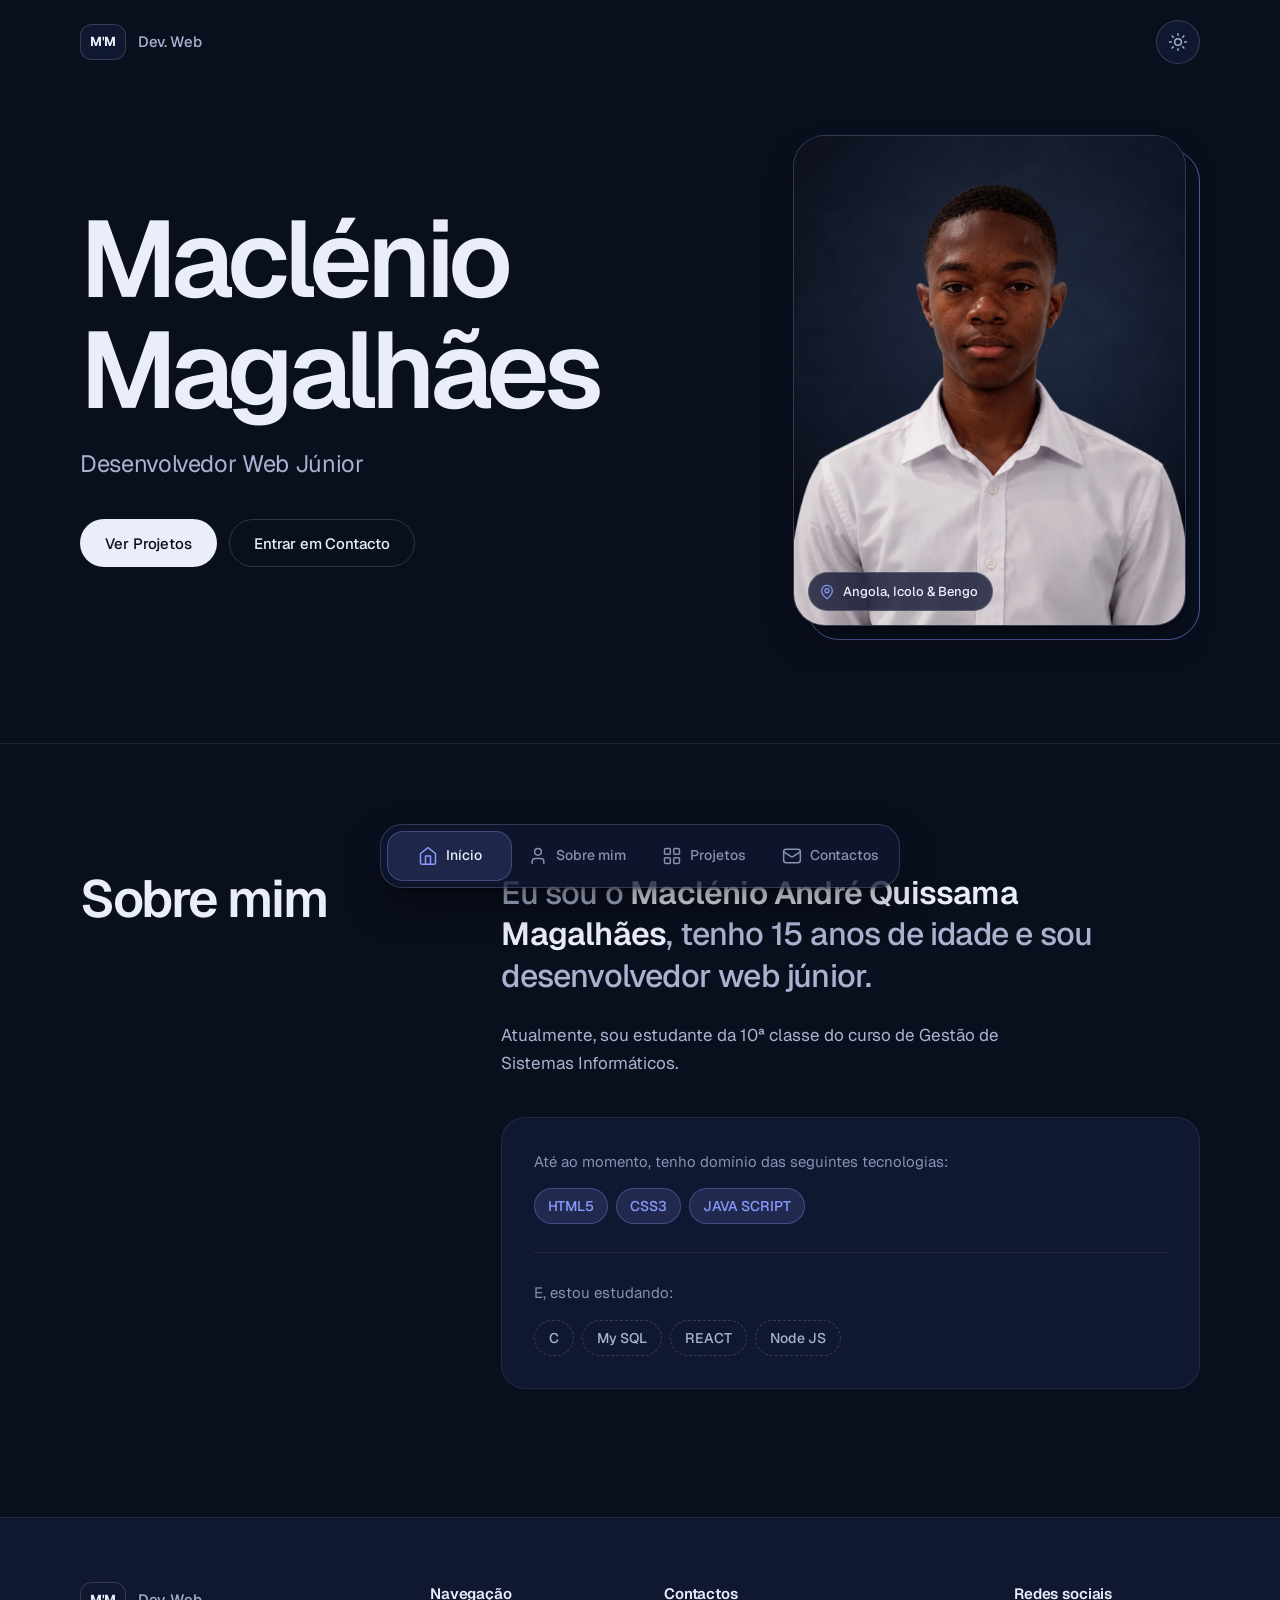
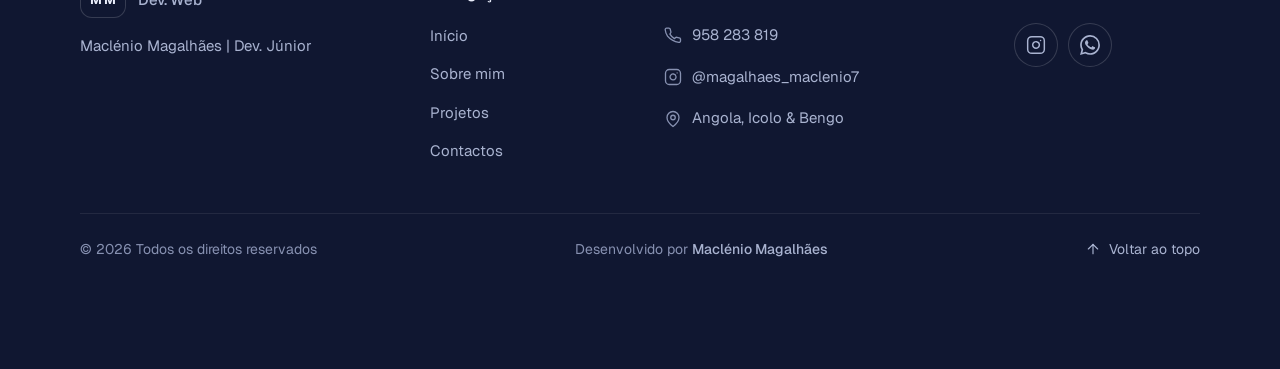
<file: index.html>
<!DOCTYPE html>
<html lang="pt-AO">
<head>
  <meta charset="UTF-8">
  <meta name="viewport" content="width=device-width, initial-scale=1, viewport-fit=cover">

  <title>Maclénio Magalhães | Dev. Júnior</title>
  <meta name="description" content="Portfólio de Maclénio Magalhães, desenvolvedor web júnior em Angola. Projetos em HTML, CSS e JavaScript.">
  <meta name="theme-color" content="#0A0F1E">
  <link rel="icon" href="data:image/svg+xml,%3Csvg xmlns='http://www.w3.org/2000/svg' viewBox='0 0 64 64'%3E%3Crect width='64' height='64' rx='16' fill='%230A0F1E'/%3E%3Ctext x='32' y='43' font-family='Arial,sans-serif' font-size='30' font-weight='700' text-anchor='middle' fill='%238A9BFF'%3EM%3C/text%3E%3C/svg%3E">

  <!-- Tipografia: Geist (com alternativas de sistema no CSS) -->
  <link rel="preconnect" href="https://fonts.googleapis.com">
  <link rel="preconnect" href="https://fonts.gstatic.com" crossorigin>
  <link rel="stylesheet" href="https://fonts.googleapis.com/css2?family=Geist:wght@400;500;600;700&amp;display=swap">

  <!-- Estilos e script partilhados por todas as páginas (o script no <head> aplica o tema sem "flash") -->
  <link rel="stylesheet" href="style.css">
  <script src="main.js"></script>
</head>

<body>
  <a class="skip-link" href="#conteudo">Saltar para o conteúdo</a>

  <!-- Barra superior: marca e botão de tema -->
  <header class="topbar container">
    <a class="brand" href="#Inicio">
      <span class="brand__mark">M'M</span>
      <span class="brand__name">Dev. Web</span>
    </a>
    <button class="icon-btn theme-toggle" type="button" data-tema-alternar hidden>
      <span class="icon icon--sun" aria-hidden="true"></span>
      <span class="icon icon--moon" aria-hidden="true"></span>
    </button>
  </header>

  <main id="conteudo" tabindex="-1">

    <!-- Início (herói) -->
    <section class="hero" id="Inicio" aria-labelledby="hero-titulo">
      <div class="container hero__grid">

        <div class="hero__text">
          <h1 class="hero__name" id="hero-titulo">
            <span class="line"><span>Maclénio</span></span>
            <span class="line"><span>Magalhães</span></span>
          </h1>
          <p class="hero__role">Desenvolvedor Web Júnior</p>
          <div class="hero__cta">
            <a href="projetos.html" class="btn btn--primary">Ver Projetos</a>
            <a href="contactos.html" class="btn btn--secondary">Entrar em Contacto</a>
          </div>
        </div>

        <!-- Fotografia pessoal: ficheiro img/Clenio.jpeg -->
        <figure class="portrait">
          <div class="portrait__frame">
            <img src="Clenio.jpeg" alt="Fotografia de Maclénio Magalhães" width="800" height="1000" fetchpriority="high" decoding="async">
            <div class="portrait__fallback" aria-hidden="true">
              <span class="portrait__monogram">M'M</span>
              <span class="portrait__hint">Adicione a fotografia em img/Clenio.jpeg</span>
            </div>
            <figcaption class="portrait__tag">
              <span class="icon icon--pin" aria-hidden="true"></span>Angola, Icolo &amp; Bengo
            </figcaption>
          </div>
        </figure>

      </div>
    </section>

    <!-- Sobre mim -->
    <section class="sobre" id="Sobre" aria-labelledby="sobre-titulo">
      <div class="container sobre__grid">
        <h2 class="section-title sobre__title" id="sobre-titulo">Sobre mim</h2>

        <div class="sobre__body" data-revelar>
          <p class="sobre__lead">Eu sou o <strong>Maclénio André Quissama Magalhães</strong>, tenho 15 anos de idade e sou desenvolvedor web júnior.</p>
          <p class="sobre__text">Atualmente, sou estudante da 10ª classe do curso de Gestão de Sistemas Informáticos.</p>

          <!-- Tecnologias: preenchido = domínio; tracejado = em estudo -->
          <div class="stack">
            <div class="stack__group">
              <p class="stack__label" id="stack-dominio">Até ao momento, tenho domínio das seguintes tecnologias:</p>
              <ul class="chips" aria-labelledby="stack-dominio">
                <li class="chip chip--dominio">HTML5</li>
                <li class="chip chip--dominio">CSS3</li>
                <li class="chip chip--dominio">JAVA SCRIPT</li>
              </ul>
            </div>
            <div class="stack__group">
              <p class="stack__label" id="stack-estudo">E, estou estudando:</p>
              <ul class="chips" aria-labelledby="stack-estudo">
                <li class="chip chip--estudo">C</li>
                <li class="chip chip--estudo">My SQL</li>
                <li class="chip chip--estudo">REACT</li>
                <li class="chip chip--estudo">Node JS</li>
              </ul>
            </div>
          </div>
        </div>
      </div>
    </section>
  </main>

  <!-- Footer -->
  <footer class="footer">
    <div class="container">
      <div class="footer__grid">

        <!-- Marca -->
        <div class="footer__brand">
          <a class="brand" href="#Inicio">
            <span class="brand__mark">M'M</span>
            <span class="brand__name">Dev. Web</span>
          </a>
          <p class="footer__tagline">Maclénio Magalhães | Dev. Júnior</p>
        </div>

        <!-- Navegação -->
        <nav class="footer__col" aria-label="Navegação do rodapé">
          <h2 class="footer__title">Navegação</h2>
          <ul class="footer__list">
            <li><a href="#Inicio">Início</a></li>
            <li><a href="#Sobre">Sobre mim</a></li>
            <li><a href="projetos.html">Projetos</a></li>
            <li><a href="contactos.html">Contactos</a></li>
          </ul>
        </nav>

        <!-- Contactos -->
        <div class="footer__col">
          <h2 class="footer__title">Contactos</h2>
          <ul class="footer__list">
            <li><a href="tel:+244958283819"><span class="icon icon--phone" aria-hidden="true"></span>958 283 819</a></li>
            <li><a href="https://www.instagram.com/magalhaes_maclenio7/" target="_blank" rel="noopener noreferrer"><span class="icon icon--instagram" aria-hidden="true"></span>@magalhaes_maclenio7</a></li>
            <li><span class="footer__item"><span class="icon icon--pin" aria-hidden="true"></span>Angola, Icolo &amp; Bengo</span></li>
          </ul>
        </div>

        <!-- Redes sociais -->
        <div class="footer__col">
          <h2 class="footer__title">Redes sociais</h2>
          <ul class="social">
            <li><a class="icon-btn" href="https://www.instagram.com/magalhaes_maclenio7/" target="_blank" rel="noopener noreferrer" aria-label="Instagram (abre num novo separador)"><span class="icon icon--instagram" aria-hidden="true"></span></a></li>
            <li><a class="icon-btn" href="https://wa.me/244958283819" target="_blank" rel="noopener noreferrer" aria-label="WhatsApp (abre num novo separador)"><span class="icon icon--whatsapp" aria-hidden="true"></span></a></li>
          </ul>
        </div>
      </div>

      <!-- Direitos de autor -->
      <div class="footer__bottom">
        <p class="footer__copy">© <span data-ano>2026</span> Todos os direitos reservados</p>
        <p>Desenvolvido por <strong>Maclénio Magalhães</strong></p>
        <a class="footer__top" href="#Inicio"><span class="icon icon--arrow-up" aria-hidden="true"></span>Voltar ao topo</a>
      </div>
    </div>
  </footer>

  <!-- Navegação inferior fixa -->
  <nav class="dock" aria-label="Navegação principal">
    <div class="dock__track">
      <a class="dock__item" href="#Inicio" aria-current="location"><span class="icon icon--home" aria-hidden="true"></span><span>Início</span></a>
      <a class="dock__item" href="#Sobre"><span class="icon icon--user" aria-hidden="true"></span><span>Sobre mim</span></a>
      <a class="dock__item" href="projetos.html"><span class="icon icon--grid" aria-hidden="true"></span><span>Projetos</span></a>
      <a class="dock__item" href="contactos.html"><span class="icon icon--mail" aria-hidden="true"></span><span>Contactos</span></a>
    </div>
  </nav>

</body>
</html>
</file>
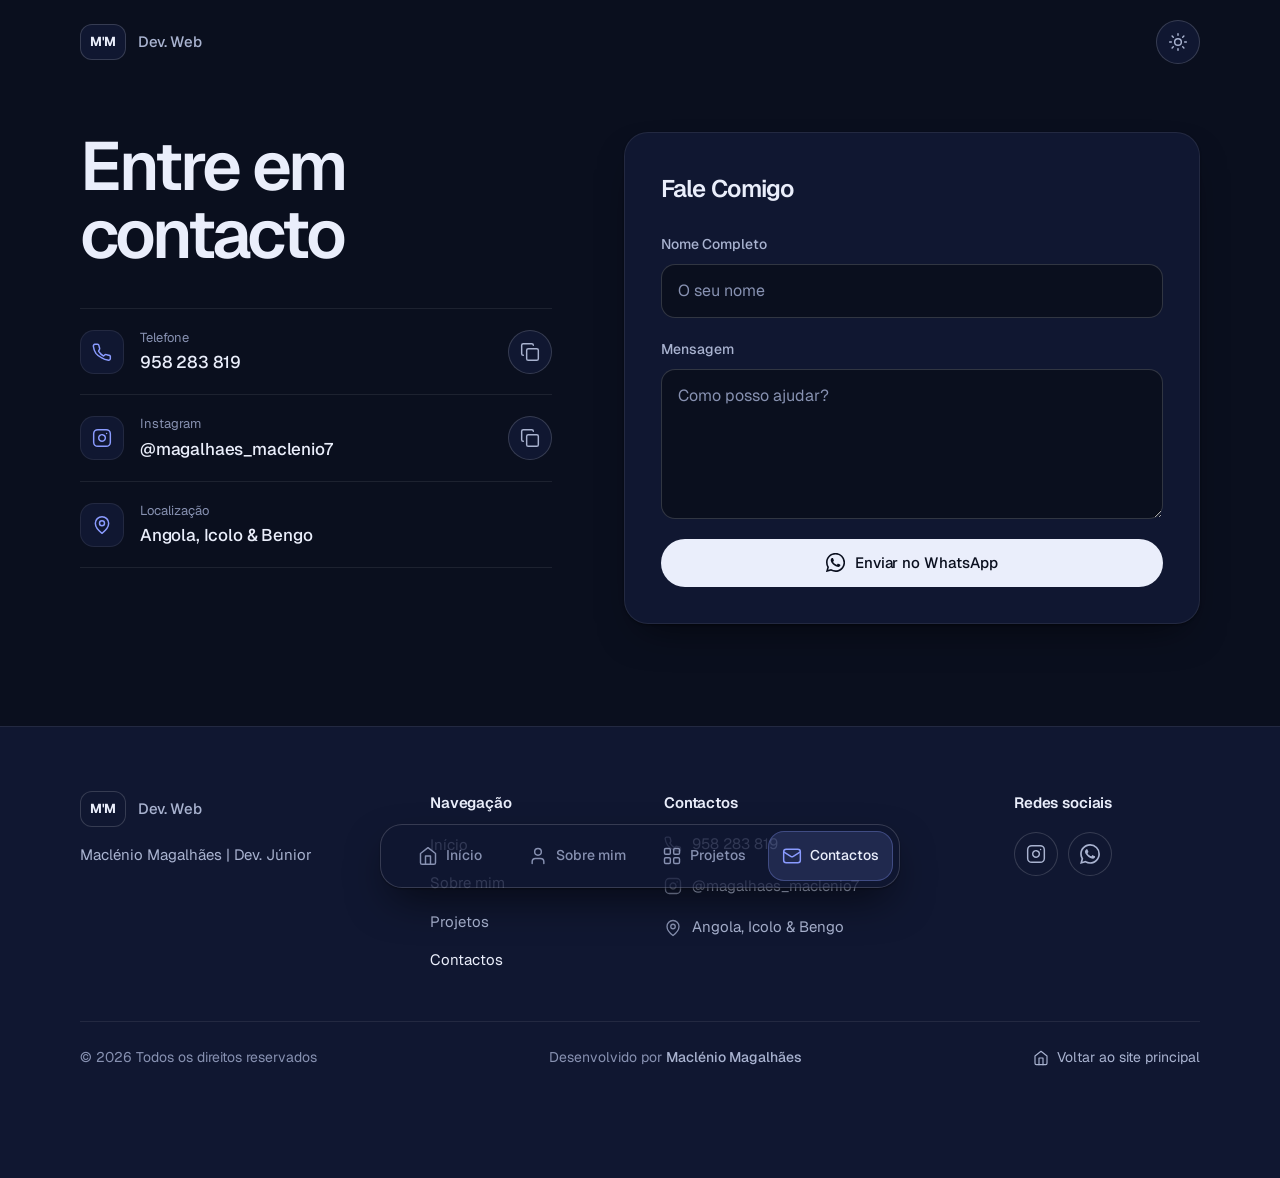
<file: contactos.html>
<!DOCTYPE html>
<html lang="pt-AO">
<head>
  <meta charset="UTF-8">
  <meta name="viewport" content="width=device-width, initial-scale=1, viewport-fit=cover">

  <title>Entre em contacto | M'M</title>
  <meta name="description" content="Contacte Maclénio Magalhães por telefone, Instagram ou WhatsApp.">
  <meta name="theme-color" content="#0A0F1E">
  <link rel="icon" href="data:image/svg+xml,%3Csvg xmlns='http://www.w3.org/2000/svg' viewBox='0 0 64 64'%3E%3Crect width='64' height='64' rx='16' fill='%230A0F1E'/%3E%3Ctext x='32' y='43' font-family='Arial,sans-serif' font-size='30' font-weight='700' text-anchor='middle' fill='%238A9BFF'%3EM%3C/text%3E%3C/svg%3E">

  <!-- Tipografia: Geist (com alternativas de sistema no CSS) -->
  <link rel="preconnect" href="https://fonts.googleapis.com">
  <link rel="preconnect" href="https://fonts.gstatic.com" crossorigin>
  <link rel="stylesheet" href="https://fonts.googleapis.com/css2?family=Geist:wght@400;500;600;700&amp;display=swap">

  <!-- Estilos e script partilhados por todas as páginas (o script no <head> aplica o tema sem "flash") -->
  <link rel="stylesheet" href="../style.css">
  <script src="../main.js"></script>
</head>

<body>
  <a class="skip-link" href="#conteudo">Saltar para o conteúdo</a>

  <!-- Barra superior: marca e botão de tema -->
  <header class="topbar container">
    <a class="brand" href="index.html#Inicio">
      <span class="brand__mark">M'M</span>
      <span class="brand__name">Dev. Web</span>
    </a>
    <button class="icon-btn theme-toggle" type="button" data-tema-alternar hidden>
      <span class="icon icon--sun" aria-hidden="true"></span>
      <span class="icon icon--moon" aria-hidden="true"></span>
    </button>
  </header>

  <main id="conteudo" tabindex="-1">

    <section class="contacto container" id="contacto" aria-labelledby="contacto-titulo">
      <div class="contacto__grid">

        <!-- Informações de contacto -->
        <div class="contacto__info">
          <h1 class="page-title" id="contacto-titulo">Entre em contacto</h1>

          <ul class="contact-list">
            <li class="contact-item">
              <span class="contact-item__icon"><span class="icon icon--phone" aria-hidden="true"></span></span>
              <div>
                <span class="contact-item__label">Telefone</span>
                <a class="contact-item__value" href="tel:+244958283819">958 283 819</a>
              </div>
              <button class="icon-btn" type="button" data-copiar="958 283 819" data-copiar-msg="Número copiado" aria-label="Copiar número de telefone">
                <span class="icon icon--copy" aria-hidden="true"></span>
              </button>
            </li>
            <li class="contact-item">
              <span class="contact-item__icon"><span class="icon icon--instagram" aria-hidden="true"></span></span>
              <div>
                <span class="contact-item__label">Instagram</span>
                <a class="contact-item__value" href="https://www.instagram.com/magalhaes_maclenio7/" target="_blank" rel="noopener noreferrer">@magalhaes_maclenio7<span class="sr-only"> (abre num novo separador)</span></a>
              </div>
              <button class="icon-btn" type="button" data-copiar="@magalhaes_maclenio7" data-copiar-msg="Utilizador copiado" aria-label="Copiar utilizador do Instagram">
                <span class="icon icon--copy" aria-hidden="true"></span>
              </button>
            </li>
            <li class="contact-item">
              <span class="contact-item__icon"><span class="icon icon--pin" aria-hidden="true"></span></span>
              <div>
                <span class="contact-item__label">Localização</span>
                <span class="contact-item__value">Angola, Icolo &amp; Bengo</span>
              </div>
            </li>
          </ul>
        </div>

        <!-- Formulário: envia a mensagem para o WhatsApp -->
        <div class="contacto-form-col">
          <form class="form-card" id="contacto-form" novalidate>
            <h2 class="form-card__title">Fale Comigo</h2>

            <div class="field">
              <label for="nome">Nome Completo</label>
              <input type="text" id="nome" name="nome" placeholder="O seu nome" autocomplete="name" aria-describedby="nome-erro" required>
              <p class="field__error" id="nome-erro"></p>
            </div>

            <div class="field">
              <label for="mensagem">Mensagem</label>
              <textarea id="mensagem" name="mensagem" rows="5" placeholder="Como posso ajudar?" aria-describedby="mensagem-erro" required></textarea>
              <p class="field__error" id="mensagem-erro"></p>
            </div>

            <button class="btn btn--primary btn--block" type="submit" id="btn-whatsapp">
              <span class="icon icon--whatsapp" aria-hidden="true"></span>
              Enviar no WhatsApp
            </button>
            <p class="form-feedback" id="form-feedback" role="status" aria-live="polite"></p>
          </form>
        </div>

      </div>
    </section>
  </main>

  <!-- Footer -->
  <footer class="footer">
    <div class="container">
      <div class="footer__grid">

        <!-- Marca -->
        <div class="footer__brand">
          <a class="brand" href="index.html#Inicio">
            <span class="brand__mark">M'M</span>
            <span class="brand__name">Dev. Web</span>
          </a>
          <p class="footer__tagline">Maclénio Magalhães | Dev. Júnior</p>
        </div>

        <!-- Navegação -->
        <nav class="footer__col" aria-label="Navegação do rodapé">
          <h2 class="footer__title">Navegação</h2>
          <ul class="footer__list">
            <li><a href="index.html#Inicio">Início</a></li>
            <li><a href="index.html#Sobre">Sobre mim</a></li>
            <li><a href="projetos.html">Projetos</a></li>
            <li><a href="contactos.html" aria-current="page">Contactos</a></li>
          </ul>
        </nav>

        <!-- Contactos -->
        <div class="footer__col">
          <h2 class="footer__title">Contactos</h2>
          <ul class="footer__list">
            <li><a href="tel:+244958283819"><span class="icon icon--phone" aria-hidden="true"></span>958 283 819</a></li>
            <li><a href="https://www.instagram.com/magalhaes_maclenio7/" target="_blank" rel="noopener noreferrer"><span class="icon icon--instagram" aria-hidden="true"></span>@magalhaes_maclenio7</a></li>
            <li><span class="footer__item"><span class="icon icon--pin" aria-hidden="true"></span>Angola, Icolo &amp; Bengo</span></li>
          </ul>
        </div>

        <!-- Redes sociais -->
        <div class="footer__col">
          <h2 class="footer__title">Redes sociais</h2>
          <ul class="social">
            <li><a class="icon-btn" href="https://www.instagram.com/magalhaes_maclenio7/" target="_blank" rel="noopener noreferrer" aria-label="Instagram (abre num novo separador)"><span class="icon icon--instagram" aria-hidden="true"></span></a></li>
            <li><a class="icon-btn" href="https://wa.me/244958283819" target="_blank" rel="noopener noreferrer" aria-label="WhatsApp (abre num novo separador)"><span class="icon icon--whatsapp" aria-hidden="true"></span></a></li>
          </ul>
        </div>
      </div>

      <!-- Direitos de autor -->
      <div class="footer__bottom">
        <p class="footer__copy">© <span data-ano>2026</span> Todos os direitos reservados</p>
        <p>Desenvolvido por <strong>Maclénio Magalhães</strong></p>
        <a class="footer__top" href="../index.html#Inicio"><span class="icon icon--home" aria-hidden="true"></span>Voltar ao site principal</a>
      </div>
    </div>
  </footer>

  <!-- Navegação inferior fixa -->
  <nav class="dock" aria-label="Navegação principal">
    <div class="dock__track">
      <a class="dock__item" href="../index.html#Inicio"><span class="icon icon--home" aria-hidden="true"></span><span>Início</span></a>
      <a class="dock__item" href="../index.html#Sobre"><span class="icon icon--user" aria-hidden="true"></span><span>Sobre mim</span></a>
      <a class="dock__item" href="projetos.html"><span class="icon icon--grid" aria-hidden="true"></span><span>Projetos</span></a>
      <a class="dock__item" href="contactos.html" aria-current="page"><span class="icon icon--mail" aria-hidden="true"></span><span>Contactos</span></a>
    </div>
  </nav>

</body>
</html>
</file>
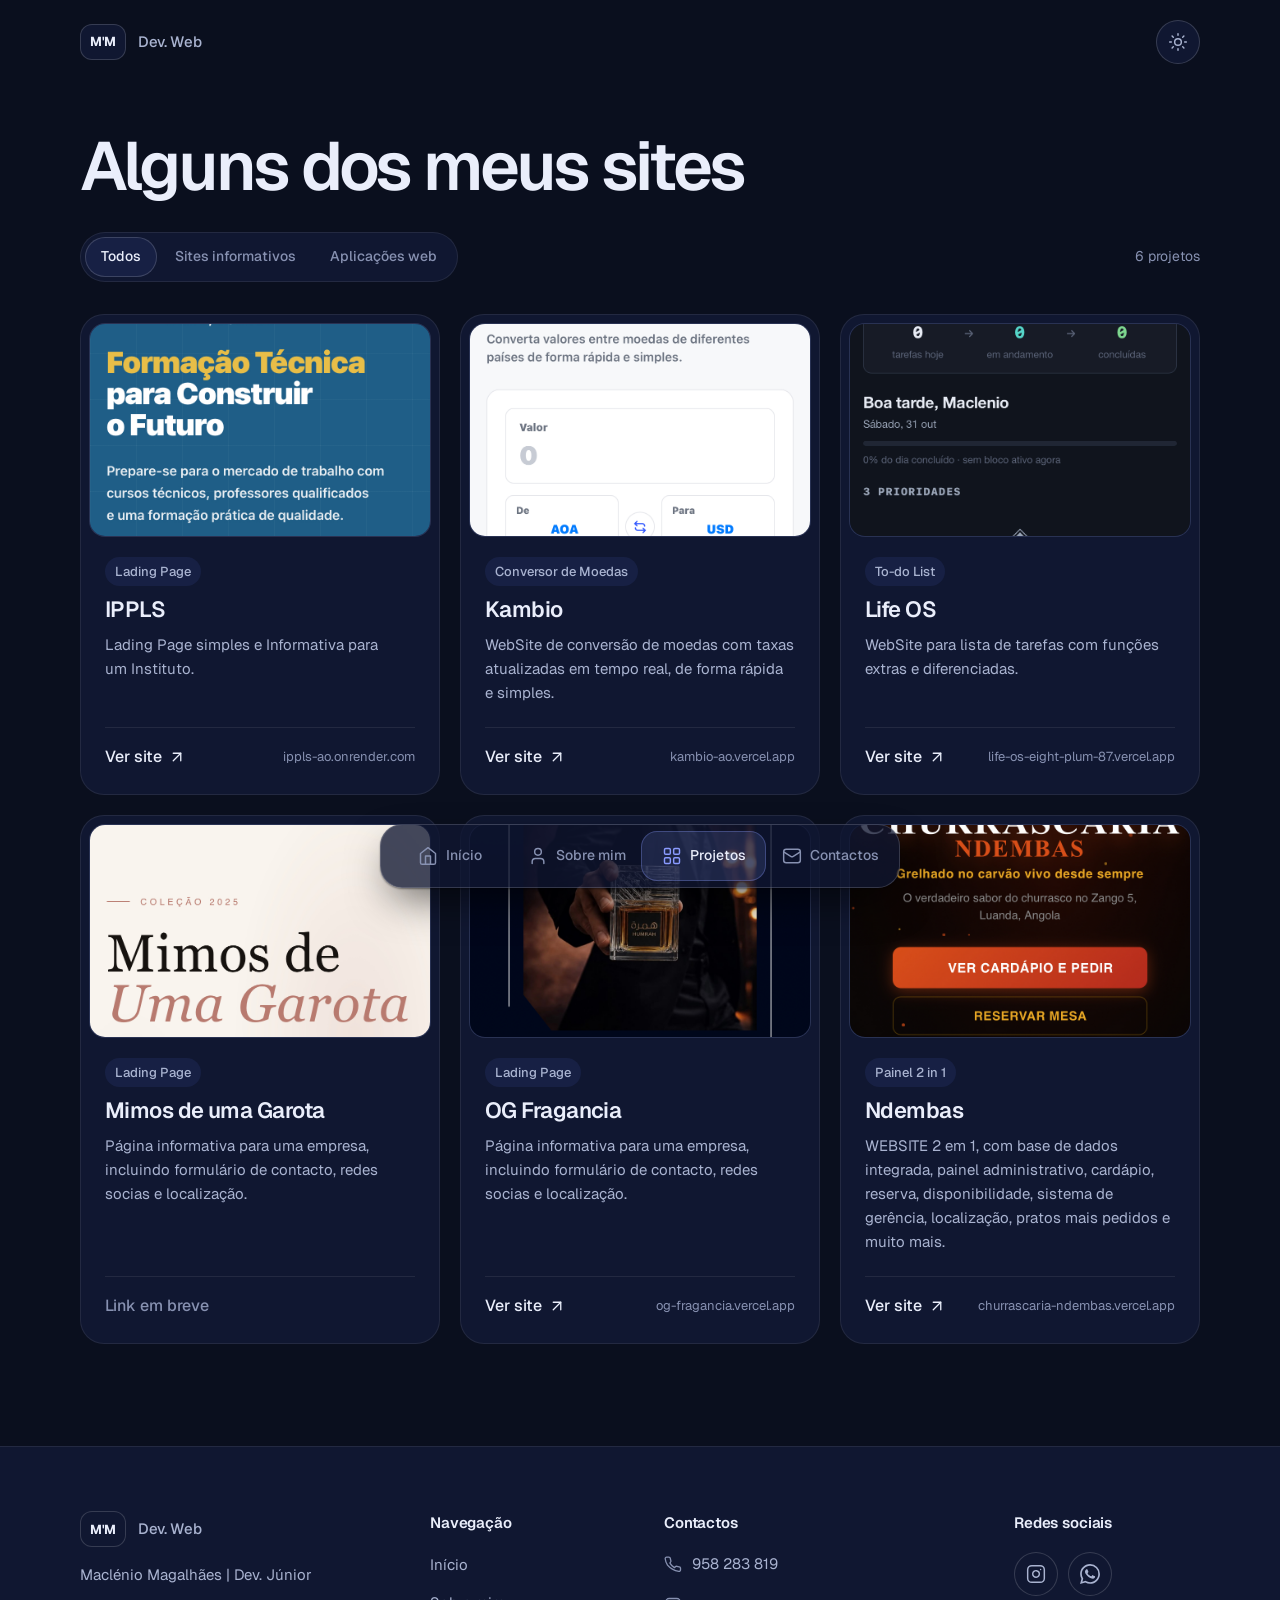
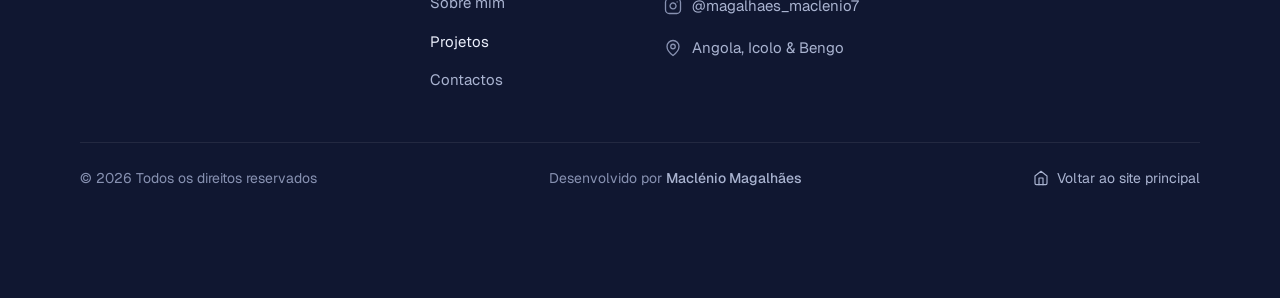
<file: projetos.html>
<!DOCTYPE html>
<html lang="pt-AO">
<head>
  <meta charset="UTF-8">
  <meta name="viewport" content="width=device-width, initial-scale=1, viewport-fit=cover">

  <title>Projetos - M'M</title>
  <meta name="description" content="Projetos de Maclénio Magalhães: landing pages, aplicações web e painéis administrativos.">
  <meta name="theme-color" content="#0A0F1E">
  <link rel="icon" href="data:image/svg+xml,%3Csvg xmlns='http://www.w3.org/2000/svg' viewBox='0 0 64 64'%3E%3Crect width='64' height='64' rx='16' fill='%230A0F1E'/%3E%3Ctext x='32' y='43' font-family='Arial,sans-serif' font-size='30' font-weight='700' text-anchor='middle' fill='%238A9BFF'%3EM%3C/text%3E%3C/svg%3E">

  <!-- Tipografia: Geist (com alternativas de sistema no CSS) -->
  <link rel="preconnect" href="https://fonts.googleapis.com">
  <link rel="preconnect" href="https://fonts.gstatic.com" crossorigin>
  <link rel="stylesheet" href="https://fonts.googleapis.com/css2?family=Geist:wght@400;500;600;700&amp;display=swap">

  <!-- Estilos e script partilhados por todas as páginas (o script no <head> aplica o tema sem "flash") -->
  <link rel="stylesheet" href="../style.css">
  <script src="main.js"></script>
</head>

<body>
  <a class="skip-link" href="#conteudo">Saltar para o conteúdo</a>

  <!-- Barra superior: marca e botão de tema -->
  <header class="topbar container">
    <a class="brand" href="index.html#Inicio">
      <span class="brand__mark">M'M</span>
      <span class="brand__name">Dev. Web</span>
    </a>
    <button class="icon-btn theme-toggle" type="button" data-tema-alternar hidden>
      <span class="icon icon--sun" aria-hidden="true"></span>
      <span class="icon icon--moon" aria-hidden="true"></span>
    </button>
  </header>

  <main id="conteudo" tabindex="-1">

    <!-- Cabeçalho da página e filtro -->
    <section class="page-head container" aria-labelledby="projetos-titulo">
      <h1 class="page-title" id="projetos-titulo">Alguns dos meus sites</h1>

      <div class="filters">
        <!-- Filtro por categoria (aparece quando o JavaScript está ativo) -->
        <div class="segmented" role="group" aria-label="Filtrar projetos" data-filtros hidden>
          <button class="segmented__btn" type="button" data-filtro="todos" aria-pressed="true">Todos</button>
          <button class="segmented__btn" type="button" data-filtro="informativo" aria-pressed="false">Sites informativos</button>
          <button class="segmented__btn" type="button" data-filtro="aplicacao" aria-pressed="false">Aplicações web</button>
        </div>
        <p class="filters__count" data-contador aria-live="polite">6 projetos</p>
      </div>
    </section>

    <!-- Projetos -->
    <section class="projetos container" id="Projetos" aria-label="Lista de projetos">
      <div class="cards" data-projetos>

        <article class="card" data-categoria="informativo" data-revelar>
          <div class="card__media">
            <img src="ippls.jpeg" alt="Website do IPPLS." width="800" height="500" loading="lazy" decoding="async">
          </div>
          <div class="card__body">
            <p class="card__tag">Lading Page</p>
            <h2 class="card__title">IPPLS</h2>
            <p class="card__text">Lading Page simples e Informativa para um Instituto.</p>
            <div class="card__foot">
            <a class="card__link" href="https://ippls-ao.onrender.com/" target="_blank" rel="noopener noreferrer">Ver site<span class="icon icon--external" aria-hidden="true"></span><span class="sr-only"> de IPPLS (abre num novo separador)</span></a>
            <span class="card__host">ippls-ao.onrender.com</span>
            </div>
          </div>
        </article>

        <article class="card" data-categoria="aplicacao" data-revelar>
          <div class="card__media">
            <img src="kambio.jpeg" alt="Site Kambio" width="800" height="500" loading="lazy" decoding="async">
          </div>
          <div class="card__body">
            <p class="card__tag">Conversor de Moedas</p>
            <h2 class="card__title">Kambio</h2>
            <p class="card__text">WebSite de conversão de moedas com taxas atualizadas em tempo real, de forma rápida e simples.</p>
            <div class="card__foot">
            <a class="card__link" href="https://kambio-ao.vercel.app/" target="_blank" rel="noopener noreferrer">Ver site<span class="icon icon--external" aria-hidden="true"></span><span class="sr-only"> de Kambio (abre num novo separador)</span></a>
            <span class="card__host">kambio-ao.vercel.app</span>
            </div>
          </div>
        </article>

        <article class="card" data-categoria="aplicacao" data-revelar>
          <div class="card__media">
            <img src="lifeos.jpeg" alt="Life OS" width="800" height="500" loading="lazy" decoding="async">
          </div>
          <div class="card__body">
            <p class="card__tag">To-do List</p>
            <h2 class="card__title">Life OS</h2>
            <p class="card__text">WebSite para lista de tarefas com funções extras e diferenciadas.</p>
            <div class="card__foot">
            <a class="card__link" href="https://life-os-eight-plum-87.vercel.app/" target="_blank" rel="noopener noreferrer">Ver site<span class="icon icon--external" aria-hidden="true"></span><span class="sr-only"> de Life OS (abre num novo separador)</span></a>
            <span class="card__host">life-os-eight-plum-87.vercel.app</span>
            </div>
          </div>
        </article>

        <article class="card" data-categoria="informativo" data-revelar>
          <div class="card__media">
            <img src="mimos.jpeg" alt="Site Mimos de uma Garota" width="800" height="500" loading="lazy" decoding="async">
          </div>
          <div class="card__body">
            <p class="card__tag">Lading Page</p>
            <h2 class="card__title">Mimos de uma Garota</h2>
            <p class="card__text">Página informativa para uma empresa, incluindo formulário de contacto, redes socias e localização.</p>
            <div class="card__foot">
            <!-- Acrescentar o link do site: trocar este <span> por
                 <a class="card__link" href="URL" target="_blank" rel="noopener noreferrer">Ver site</a> -->
            <span class="card__link card__link--off">Link em breve</span>
            </div>
          </div>
        </article>

        <article class="card" data-categoria="informativo" data-revelar>
          <div class="card__media">
            <img src="ogfragancia.jpeg" alt="Site OG Fragancia" width="800" height="500" loading="lazy" decoding="async">
          </div>
          <div class="card__body">
            <p class="card__tag">Lading Page</p>
            <h2 class="card__title">OG Fragancia</h2>
            <p class="card__text">Página informativa para uma empresa, incluindo formulário de contacto, redes socias e localização.</p>
            <div class="card__foot">
            <a class="card__link" href="https://og-fragancia.vercel.app" target="_blank" rel="noopener noreferrer">Ver site<span class="icon icon--external" aria-hidden="true"></span><span class="sr-only"> de OG Fragancia (abre num novo separador)</span></a>
            <span class="card__host">og-fragancia.vercel.app</span>
            </div>
          </div>
        </article>

        <article class="card" data-categoria="aplicacao" data-revelar>
          <div class="card__media">
            <img src="ndembas.jpeg" alt="Site Ndembas" width="800" height="500" loading="lazy" decoding="async">
          </div>
          <div class="card__body">
            <p class="card__tag">Painel 2 in 1</p>
            <h2 class="card__title">Ndembas</h2>
            <p class="card__text">WEBSITE 2 em 1, com base de dados integrada, painel administrativo, cardápio, reserva, disponibilidade, sistema de gerência, localização, pratos mais pedidos e muito mais.</p>
            <div class="card__foot">
            <a class="card__link" href="https://churrascaria-ndembas.vercel.app" target="_blank" rel="noopener noreferrer">Ver site<span class="icon icon--external" aria-hidden="true"></span><span class="sr-only"> de Ndembas (abre num novo separador)</span></a>
            <span class="card__host">churrascaria-ndembas.vercel.app</span>
            </div>
          </div>
        </article>

      </div>
    </section>
  </main>

  <!-- Footer -->
  <footer class="footer">
    <div class="container">
      <div class="footer__grid">

        <!-- Marca -->
        <div class="footer__brand">
          <a class="brand" href="../index.html#Inicio">
            <span class="brand__mark">M'M</span>
            <span class="brand__name">Dev. Web</span>
          </a>
          <p class="footer__tagline">Maclénio Magalhães | Dev. Júnior</p>
        </div>

        <!-- Navegação -->
        <nav class="footer__col" aria-label="Navegação do rodapé">
          <h2 class="footer__title">Navegação</h2>
          <ul class="footer__list">
            <li><a href="index.html#Inicio">Início</a></li>
            <li><a href="index.html#Sobre">Sobre mim</a></li>
            <li><a href="projetos.html" aria-current="page">Projetos</a></li>
            <li><a href="contactos.html">Contactos</a></li>
          </ul>
        </nav>

        <!-- Contactos -->
        <div class="footer__col">
          <h2 class="footer__title">Contactos</h2>
          <ul class="footer__list">
            <li><a href="tel:+244958283819"><span class="icon icon--phone" aria-hidden="true"></span>958 283 819</a></li>
            <li><a href="https://www.instagram.com/magalhaes_maclenio7/" target="_blank" rel="noopener noreferrer"><span class="icon icon--instagram" aria-hidden="true"></span>@magalhaes_maclenio7</a></li>
            <li><span class="footer__item"><span class="icon icon--pin" aria-hidden="true"></span>Angola, Icolo &amp; Bengo</span></li>
          </ul>
        </div>

        <!-- Redes sociais -->
        <div class="footer__col">
          <h2 class="footer__title">Redes sociais</h2>
          <ul class="social">
            <li><a class="icon-btn" href="https://www.instagram.com/magalhaes_maclenio7/" target="_blank" rel="noopener noreferrer" aria-label="Instagram (abre num novo separador)"><span class="icon icon--instagram" aria-hidden="true"></span></a></li>
            <li><a class="icon-btn" href="https://wa.me/244958283819" target="_blank" rel="noopener noreferrer" aria-label="WhatsApp (abre num novo separador)"><span class="icon icon--whatsapp" aria-hidden="true"></span></a></li>
          </ul>
        </div>
      </div>

      <!-- Direitos de autor -->
      <div class="footer__bottom">
        <p class="footer__copy">© <span data-ano>2026</span> Todos os direitos reservados</p>
        <p>Desenvolvido por <strong>Maclénio Magalhães</strong></p>
        <a class="footer__top" href="index.html#Inicio"><span class="icon icon--home" aria-hidden="true"></span>Voltar ao site principal</a>
      </div>
    </div>
  </footer>

  <!-- Navegação inferior fixa -->
  <nav class="dock" aria-label="Navegação principal">
    <div class="dock__track">
      <a class="dock__item" href="index.html#Inicio"><span class="icon icon--home" aria-hidden="true"></span><span>Início</span></a>
      <a class="dock__item" href="index.html#Sobre"><span class="icon icon--user" aria-hidden="true"></span><span>Sobre mim</span></a>
      <a class="dock__item" href="projetos.html" aria-current="page"><span class="icon icon--grid" aria-hidden="true"></span><span>Projetos</span></a>
      <a class="dock__item" href="contactos.html"><span class="icon icon--mail" aria-hidden="true"></span><span>Contactos</span></a>
    </div>
  </nav>

</body>
</html>
</file>
<file: style.css>
/* ==========================================================================
   M'M Dev. Web — Folha de estilos única do portfólio
   Estrutura:
     1. Tokens (cores, tipografia, espaço, raios, movimento)
     2. Base e acessibilidade
     3. Layout e tipografia utilitária
     4. Botões e controlos
     5. Barra superior (marca + tema)
     6. Navegação inferior (dock)
     7. Início (herói + retrato)
     8. Sobre mim
     9. Projetos (filtro + cartões)
    10. Contactos (lista + formulário)
    11. Footer
    12. Aviso (toast)
    13. Animações e transições
    14. Ícones (gerados — ver final do ficheiro)
   ========================================================================== */


/* ==========================================================================
   1. TOKENS
   Tema escuro por omissão. O tema claro é ativado com data-theme="light"
   (definido em main.js). light-dark() escolhe o valor conforme o color-scheme.
   ========================================================================== */
:root {
  color-scheme: dark;

  /* Superfícies */
  --bg:         light-dark(#F5F7FB, #0A0F1E);
  --surface:    light-dark(#FFFFFF, #101731);
  --surface-2:  light-dark(#EBEFF7, #172044);
  --glass:      light-dark(rgba(255, 255, 255, .80), rgba(16, 23, 49, .78));

  /* Texto */
  --text:       light-dark(#0F1729, #EAEEFB);
  --text-2:     light-dark(#444E63, #A9B3D0);
  --text-3:     light-dark(#5F6980, #8791B1);

  /* Linhas */
  --line:        light-dark(#E0E4EE, rgba(255, 255, 255, .08));
  --line-strong: light-dark(#CBD1E0, rgba(255, 255, 255, .16));

  /* Acento: azul cobalto */
  --accent:      light-dark(#2F4BFF, #8A9BFF);
  --accent-soft: light-dark(rgba(47, 75, 255, .10), rgba(138, 155, 255, .14));
  --accent-ring: light-dark(rgba(47, 75, 255, .24), rgba(138, 155, 255, .30));
  --on-accent:   light-dark(#FFFFFF, #0A0F1E);

  /* Botão principal (inverso do tema) */
  --inverse-bg:   light-dark(#0F1729, #EAEEFB);
  --inverse-text: light-dark(#F5F7FB, #0A0F1E);

  /* Estados */
  --ok:   light-dark(#0F7B4A, #5FD6A0);
  --erro: light-dark(#C0243B, #FF8A98);

  /* Sombras */
  --shadow-1: 0 1px 2px light-dark(rgba(15, 23, 41, .06), rgba(0, 0, 0, .40)),
              0 18px 40px -18px light-dark(rgba(15, 23, 41, .20), rgba(0, 0, 0, .65));
  --shadow-dock: 0 1px 2px light-dark(rgba(15, 23, 41, .08), rgba(0, 0, 0, .40)),
                 0 18px 44px -12px light-dark(rgba(15, 23, 41, .28), rgba(0, 0, 0, .70));

  /* Tipografia: uma só família (Geist) com alternativas de sistema */
  --font: "Geist", ui-sans-serif, system-ui, -apple-system, "Segoe UI", Roboto,
          "Helvetica Neue", Arial, sans-serif;

  /* Espaço */
  --s-1: .25rem;  --s-2: .5rem;   --s-3: .75rem;  --s-4: 1rem;
  --s-5: 1.5rem;  --s-6: 2rem;    --s-7: 3rem;    --s-8: 4rem;   --s-9: 6rem;

  /* Raios: crescem com a hierarquia do elemento */
  --r-s: 12px;  --r-m: 16px;  --r-l: 24px;  --r-xl: 32px;

  /* Layout */
  --container: 1120px;
  --gutter: clamp(20px, 5vw, 40px);
  --nav-h: 64px;
  --nav-gap: 12px;
  --nav-space: calc(var(--nav-h) + var(--nav-gap) + env(safe-area-inset-bottom, 0px));

  /* Movimento */
  --ease: cubic-bezier(.22, .7, .2, 1);
}

:root[data-theme="light"] { color-scheme: light; }

/* Navegadores sem light-dark(): mantém o tema escuro */
@supports not (color: light-dark(#000, #000)) {
  :root {
    --bg: #0A0F1E; --surface: #101731; --surface-2: #172044; --glass: rgba(16, 23, 49, .78);
    --text: #EAEEFB; --text-2: #A9B3D0; --text-3: #8791B1;
    --line: rgba(255, 255, 255, .08); --line-strong: rgba(255, 255, 255, .16);
    --accent: #8A9BFF; --accent-soft: rgba(138, 155, 255, .14); --accent-ring: rgba(138, 155, 255, .30);
    --on-accent: #0A0F1E; --inverse-bg: #EAEEFB; --inverse-text: #0A0F1E;
    --ok: #5FD6A0; --erro: #FF8A98;
    --shadow-1: 0 18px 40px -18px rgba(0, 0, 0, .65);
    --shadow-dock: 0 18px 44px -12px rgba(0, 0, 0, .70);
  }
}


/* ==========================================================================
   2. BASE E ACESSIBILIDADE
   ========================================================================== */
*, *::before, *::after { box-sizing: border-box; }

html {
  -webkit-text-size-adjust: 100%;
  background: var(--bg);
  scroll-padding-bottom: var(--nav-space); /* foco/âncoras nunca ficam atrás da dock */
}

@media (prefers-reduced-motion: no-preference) {
  html { scroll-behavior: smooth; }
}

body {
  display: flex;
  flex-direction: column;
  min-height: 100svh;
  margin: 0;
  font: 400 1rem/1.65 var(--font);
  color: var(--text);
  background: var(--bg);
  -webkit-font-smoothing: antialiased;
  -moz-osx-font-smoothing: grayscale;
  text-rendering: optimizeLegibility;
}

main { flex: 1; outline: none; }

img { display: block; max-width: 100%; height: auto; }

a { color: inherit; }

h1, h2, h3, p, ul { margin: 0; }
ul { padding: 0; list-style: none; }
h1, h2, h3 { text-wrap: balance; }
p { text-wrap: pretty; }

button, input, textarea { font: inherit; color: inherit; }
button { cursor: pointer; }

[hidden] { display: none !important; }

::selection { background: var(--accent); color: var(--on-accent); }

/* Foco visível para teclado */
:focus-visible {
  outline: 2px solid var(--accent);
  outline-offset: 3px;
}

/* Ligação "Saltar para o conteúdo" */
.skip-link {
  position: fixed;
  top: 12px;
  left: 12px;
  z-index: 100;
  padding: 10px 16px;
  border-radius: 999px;
  background: var(--inverse-bg);
  color: var(--inverse-text);
  font-weight: 500;
  text-decoration: none;
  transform: translateY(-160%);
  transition: transform .2s var(--ease);
}
.skip-link:focus { transform: none; }

/* Texto só para leitores de ecrã */
.sr-only {
  position: absolute;
  width: 1px;
  height: 1px;
  margin: -1px;
  padding: 0;
  overflow: hidden;
  clip: rect(0 0 0 0);
  white-space: nowrap;
  border: 0;
}


/* ==========================================================================
   3. LAYOUT E TIPOGRAFIA UTILITÁRIA
   ========================================================================== */
.container {
  width: 100%;
  max-width: calc(var(--container) + 2 * var(--gutter));
  margin-inline: auto;
  padding-inline: var(--gutter);
}

/* Título de secção (h2) */
.section-title {
  font-size: clamp(2rem, 1.3rem + 2.8vw, 3.25rem);
  font-weight: 600;
  line-height: 1.05;
  letter-spacing: -.035em;
}

/* Título de página (h1 nas páginas interiores) */
.page-title {
  font-size: clamp(2.25rem, 1.4rem + 3.8vw, 4.25rem);
  font-weight: 600;
  line-height: 1;
  letter-spacing: -.045em;
}


/* ==========================================================================
   4. BOTÕES E CONTROLOS
   ========================================================================== */
.btn {
  display: inline-flex;
  align-items: center;
  justify-content: center;
  gap: 10px;
  min-height: 48px;
  padding: 0 24px;
  border: 1px solid transparent;
  border-radius: 999px;
  font-size: .9375rem;
  font-weight: 500;
  line-height: 1;
  letter-spacing: -.005em;
  text-decoration: none;
  white-space: nowrap;
  transition: transform .25s var(--ease), box-shadow .25s var(--ease),
              background-color .2s, border-color .2s, color .2s;
}
.btn:active { transform: scale(.98); }

.btn--primary {
  background: var(--inverse-bg);
  color: var(--inverse-text);
}
.btn--secondary {
  background: transparent;
  color: var(--text);
  border-color: var(--line-strong);
}
.btn--block { width: 100%; }

@media (hover: hover) {
  .btn--primary:hover {
    transform: translateY(-1px);
    box-shadow: 0 12px 28px -12px light-dark(rgba(15, 23, 41, .55), rgba(138, 155, 255, .45));
  }
  .btn--secondary:hover {
    background: var(--surface);
    border-color: var(--accent);
  }
}

/* Botão circular só com ícone */
.icon-btn {
  display: inline-grid;
  place-items: center;
  width: 44px;
  height: 44px;
  padding: 0;
  border: 1px solid var(--line-strong);
  border-radius: 50%;
  background: var(--surface);
  color: var(--text-2);
  text-decoration: none;
  transition: color .2s, border-color .2s, background-color .2s, transform .2s var(--ease);
}
.icon-btn:active { transform: scale(.94); }
@media (hover: hover) {
  .icon-btn:hover { color: var(--text); border-color: var(--accent); }
}
.icon-btn.is-feito { color: var(--ok); border-color: var(--ok); }

/* Controlo segmentado (filtro de projetos) */
.segmented {
  position: relative;
  display: inline-flex;
  gap: 2px;
  max-width: 100%;
  padding: 4px;
  overflow-x: auto;
  scrollbar-width: none;
  background: var(--surface);
  border: 1px solid var(--line);
  border-radius: 999px;
}
.segmented::-webkit-scrollbar { display: none; }

.segmented__btn {
  position: relative;
  z-index: 1;
  min-height: 40px;
  padding: 0 16px;
  border: 0;
  border-radius: 999px;
  background: none;
  color: var(--text-3);
  font-size: .875rem;
  font-weight: 500;
  white-space: nowrap;
  transition: color .2s;
}
.segmented__btn[aria-pressed="true"] { color: var(--text); }
@media (hover: hover) {
  .segmented__btn:hover { color: var(--text); }
}
/* Sem JS não há indicador deslizante: o botão ativo ganha fundo próprio */
.segmented__btn[aria-pressed="true"] { background: var(--surface-2); }
.segmented.tem-indicador .segmented__btn[aria-pressed="true"] { background: none; }

/* Indicador deslizante partilhado (dock e filtro) — criado por main.js */
.indicador {
  position: absolute;
  left: 0;
  z-index: 0;
  width: var(--ind-w, 0);
  transform: translateX(var(--ind-x, 0));
  opacity: 0;
  pointer-events: none;
}
.indicador.is-pronto { opacity: 1; }
.indicador.is-animado {
  transition: transform .5s var(--ease), width .5s var(--ease);
}
/* Ecrãs estreitos: o filtro ocupa a largura toda e os rótulos podem quebrar em duas linhas */
@media (max-width: 520px) {
  .segmented { display: flex; width: 100%; overflow-x: visible; }
  .segmented__btn {
    flex: 1 1 auto;
    padding: 6px 10px;
    font-size: .8125rem;
    line-height: 1.2;
    white-space: normal;
  }
}

.segmented .indicador {
  top: 4px;
  bottom: 4px;
  border-radius: 999px;
  background: var(--surface-2);
  box-shadow: inset 0 0 0 1px var(--line-strong);
}


/* ==========================================================================
   5. BARRA SUPERIOR — marca e botão de tema (a navegação está na dock)
   ========================================================================== */
.topbar {
  display: flex;
  align-items: center;
  justify-content: space-between;
  padding-block: 20px;
}

.brand {
  display: inline-flex;
  align-items: center;
  gap: 12px;
  color: var(--text);
  font-weight: 600;
  letter-spacing: -.02em;
  text-decoration: none;
}
.brand__mark {
  display: grid;
  place-items: center;
  min-width: 46px;
  height: 36px;
  padding-inline: 8px;
  border: 1px solid var(--line-strong);
  border-radius: 12px;
  background: var(--surface);
  font-size: .8125rem;
  font-weight: 700;
  letter-spacing: -.04em;
}
.brand__name {
  color: var(--text-2);
  font-size: .9375rem;
  font-weight: 500;
}

/* Ícone do botão de tema: mostra a ação que será executada */
:root[data-theme="light"] .theme-toggle .icon--sun { display: none; }
:root:not([data-theme="light"]) .theme-toggle .icon--moon { display: none; }


/* ==========================================================================
   6. NAVEGAÇÃO INFERIOR (DOCK)
   Fixa, com ícones e nomes completos. O espaço que ocupa é reservado
   pelo footer (--nav-space), por isso nunca tapa conteúdo.
   ========================================================================== */
.dock {
  position: fixed;
  left: 50%;
  bottom: calc(var(--nav-gap) + env(safe-area-inset-bottom, 0px));
  z-index: 50;
  width: min(calc(100% - 24px), 520px);
  height: var(--nav-h);
  transform: translateX(-50%);
  view-transition-name: dock; /* mantém a dock estável entre páginas */
}

.dock__track {
  position: relative;
  display: grid;
  grid-template-columns: repeat(4, 1fr);
  gap: 2px;
  height: 100%;
  padding: 6px;
  background: var(--glass);
  border: 1px solid var(--line-strong);
  border-radius: 22px;
  box-shadow: var(--shadow-dock);
  -webkit-backdrop-filter: blur(20px) saturate(1.6);
          backdrop-filter: blur(20px) saturate(1.6);
}

.dock__item {
  position: relative;
  z-index: 1;
  display: flex;
  flex-direction: column;
  align-items: center;
  justify-content: center;
  gap: 3px;
  min-width: 0;
  border-radius: 16px;
  color: var(--text-3);
  font-size: .75rem;
  font-weight: 500;
  line-height: 1.1;
  text-decoration: none;
  transition: color .2s;
}
.dock__item .icon { width: 22px; height: 22px; transition: color .2s, transform .3s var(--ease); }
.dock__item[aria-current] { color: var(--text); background: var(--accent-soft); }
.dock__item[aria-current] .icon { color: var(--accent); }
.dock__track.tem-indicador .dock__item[aria-current] { background: none; }
.dock__item:active .icon { transform: scale(.9); }
@media (hover: hover) {
  .dock__item:hover { color: var(--text); }
}

.dock__track .indicador {
  top: 6px;
  bottom: 6px;
  border-radius: 16px;
  background: var(--accent-soft);
  box-shadow: inset 0 0 0 1px var(--accent-ring);
}

@media (min-width: 640px) {
  .dock__item { flex-direction: row; gap: 8px; font-size: .875rem; }
  .dock__item .icon { width: 20px; height: 20px; }
}


/* ==========================================================================
   7. INÍCIO — herói e retrato
   ========================================================================== */
.hero {
  padding-block: clamp(16px, 4vw, 64px) clamp(56px, 8vw, 120px);
}

.hero__grid {
  display: grid;
  gap: 40px;
  align-items: center;
}

.hero__name {
  font-size: clamp(3rem, 1.2rem + 8.4vw, 6.75rem);
  font-weight: 600;
  line-height: .94;
  letter-spacing: -.05em;
}
/* Cada linha do nome tem máscara própria para a animação de entrada */
.hero__name .line {
  display: block;
  padding-block: .08em .1em;
  margin-block: -.08em -.1em;
  overflow: hidden;
}
.hero__name .line > span { display: inline-block; }

.hero__role {
  margin-top: 24px;
  color: var(--text-2);
  font-size: clamp(1.125rem, 1rem + .6vw, 1.5rem);
  letter-spacing: -.015em;
}

.hero__cta {
  display: flex;
  flex-wrap: wrap;
  gap: 12px;
  margin-top: 36px;
}
.hero__cta .btn { flex: 1 1 180px; }

/* Retrato: moldura com contorno deslocado em cor de acento */
.portrait {
  position: relative;
  width: 100%;
  max-width: 236px; /* compacto no telemóvel: os botões ficam visíveis sem rolar */
  margin: 0 14px 14px 0;
  aspect-ratio: 1 / 1;
  order: -1; /* no telemóvel a fotografia vem primeiro */
}
.portrait::before {
  content: "";
  position: absolute;
  inset: 0;
  border: 1.5px solid var(--accent);
  border-radius: var(--r-xl);
  opacity: .55;
  transform: translate(14px, 14px);
}
.portrait__frame {
  position: relative;
  height: 100%;
  overflow: hidden;
  border: 1px solid var(--line-strong);
  border-radius: var(--r-xl);
  background: var(--surface);
  box-shadow: var(--shadow-1);
}
.portrait__frame img {
  width: 100%;
  height: 100%;
  object-fit: cover;
  object-position: 50% 20%;
}
/* Luz suave que acompanha o cursor (só dispositivos com rato) */
.portrait__frame::after {
  content: "";
  position: absolute;
  inset: 0;
  background: radial-gradient(380px circle at var(--lx, 50%) var(--ly, 25%), rgba(255, 255, 255, .12), transparent 60%);
  opacity: 0;
  transition: opacity .4s;
  pointer-events: none;
}
@media (hover: hover) {
  .portrait:hover .portrait__frame::after { opacity: 1; }
}

.portrait__tag {
  position: absolute;
  left: 14px;
  bottom: 14px;
  z-index: 2;
  display: inline-flex;
  align-items: center;
  gap: 8px;
  padding: 8px 14px 8px 10px;
  border: 1px solid var(--line-strong);
  border-radius: 999px;
  background: var(--glass);
  color: var(--text);
  font-size: .8125rem;
  font-weight: 500;
  -webkit-backdrop-filter: blur(14px);
          backdrop-filter: blur(14px);
}
.portrait__tag .icon { width: 16px; height: 16px; color: var(--accent); }

/* Estado sem fotografia: mostra o monograma e a indicação do ficheiro */
.portrait__fallback { display: none; }
.portrait.is-missing img { display: none; }
.portrait.is-missing .portrait__fallback {
  display: grid;
  place-content: center;
  gap: 10px;
  height: 100%;
  padding: 24px;
  text-align: center;
}
.portrait__monogram {
  font-size: clamp(3rem, 12vw, 5rem);
  font-weight: 700;
  letter-spacing: -.06em;
  color: var(--text-3);
}
.portrait__hint { color: var(--text-3); font-size: .8125rem; }

@media (min-width: 880px) {
  .hero__grid { grid-template-columns: minmax(0, 1.25fr) minmax(0, .75fr); gap: 72px; }
  .portrait { order: 0; justify-self: end; max-width: 420px; aspect-ratio: 4 / 5; }
  .hero__cta .btn { flex: 0 0 auto; }
}


/* ==========================================================================
   8. SOBRE MIM
   ========================================================================== */
.sobre {
  padding-block: clamp(64px, 10vw, 128px);
  border-top: 1px solid var(--line);
}
.sobre__grid { display: grid; gap: 32px; }

.sobre__lead {
  max-width: 30ch;
  color: var(--text-2);
  font-size: clamp(1.375rem, 1.1rem + 1.2vw, 2rem);
  font-weight: 500;
  line-height: 1.3;
  letter-spacing: -.025em;
}
.sobre__lead strong { color: var(--text); font-weight: 600; }

.sobre__text {
  max-width: 60ch;
  margin-top: 24px;
  color: var(--text-2);
  font-size: 1.0625rem;
}

/* Tecnologias: preenchido = domínio; tracejado = em estudo */
.stack {
  margin-top: 40px;
  padding: clamp(20px, 3.5vw, 32px);
  background: var(--surface);
  border: 1px solid var(--line);
  border-radius: var(--r-l);
}
.stack__group + .stack__group {
  margin-top: 28px;
  padding-top: 28px;
  border-top: 1px solid var(--line);
}
.stack__label { color: var(--text-3); font-size: .9375rem; }

.chips { display: flex; flex-wrap: wrap; gap: 8px; margin-top: 14px; }
.chip {
  display: inline-flex;
  align-items: center;
  min-height: 36px;
  padding: 0 14px;
  border-radius: 999px;
  font-size: .875rem;
  font-weight: 500;
  transition: transform .25s var(--ease), border-color .2s;
}
.chip--dominio {
  background: var(--accent-soft);
  color: var(--accent);
  box-shadow: inset 0 0 0 1px var(--accent-ring);
}
.chip--estudo {
  color: var(--text-2);
  border: 1px dashed var(--line-strong);
}
@media (hover: hover) {
  .chip:hover { transform: translateY(-2px); }
}

@media (min-width: 880px) {
  .sobre__grid { grid-template-columns: 1fr 2fr; gap: 72px; }
  .sobre__title { position: sticky; top: 32px; align-self: start; }
}


/* ==========================================================================
   9. PROJETOS — filtro e cartões
   ========================================================================== */
.page-head { padding-block: clamp(16px, 4vw, 48px) 32px; }

.filters {
  display: flex;
  flex-wrap: wrap;
  align-items: center;
  justify-content: space-between;
  gap: 16px;
  margin-top: 32px;
}
.filters__count { color: var(--text-3); font-size: .875rem; }

.projetos { padding-bottom: clamp(56px, 8vw, 120px); }

.cards {
  display: grid;
  gap: 20px;
  grid-template-columns: 1fr;
  transition: opacity .16s;
}
.cards.is-trocando { opacity: 0; }

@media (min-width: 700px)  { .cards { grid-template-columns: repeat(2, 1fr); } }
@media (min-width: 1040px) { .cards { grid-template-columns: repeat(3, 1fr); } }

.card {
  position: relative;
  display: flex;
  flex-direction: column;
  padding: 8px;
  background: var(--surface);
  border: 1px solid var(--line);
  border-radius: var(--r-l);
  transition: transform .4s var(--ease), border-color .3s;
}

/* Realce da borda que acompanha o cursor (só dispositivos com rato) */
.card::after {
  content: "";
  position: absolute;
  inset: -1px;
  padding: 1px;
  border-radius: inherit;
  background: radial-gradient(260px circle at var(--mx, 50%) var(--my, 0%), var(--accent), transparent 70%);
  -webkit-mask: linear-gradient(#000 0 0) content-box, linear-gradient(#000 0 0);
  -webkit-mask-composite: xor;
          mask: linear-gradient(#000 0 0) content-box exclude, linear-gradient(#000 0 0);
  opacity: 0;
  transition: opacity .35s;
  pointer-events: none;
}
@media (hover: hover) {
  .card:hover { transform: translateY(-3px); }
  .card:hover::after { opacity: 1; }
  .card:hover .card__media img { transform: scale(1.04); }
  .card:hover .card__link .icon { transform: translate(2px, -2px); }
}

.card__media {
  aspect-ratio: 16 / 10;
  overflow: hidden;
  border: 1px solid var(--line);
  border-radius: var(--r-m);
  background: var(--surface-2);
}
.card__media img {
  width: 100%;
  height: 100%;
  object-fit: cover;
  color: var(--text-3);
  font-size: .8125rem;
  transition: transform .8s var(--ease);
}

.card__body {
  display: flex;
  flex: 1;
  flex-direction: column;
  gap: 10px;
  padding: 20px 16px 16px;
}
.card__tag {
  align-self: flex-start;
  padding: 4px 10px;
  border-radius: 999px;
  background: var(--surface-2);
  color: var(--text-2);
  font-size: .8125rem;
  font-weight: 500;
}
.card__title {
  font-size: 1.375rem;
  font-weight: 600;
  line-height: 1.2;
  letter-spacing: -.025em;
}
.card__text {
  flex: 1;
  color: var(--text-2);
  font-size: .9375rem;
  line-height: 1.6;
}
.card__foot {
  display: flex;
  align-items: center;
  justify-content: space-between;
  gap: 12px;
  margin-top: 12px;
  padding-top: 16px;
  border-top: 1px solid var(--line);
}
.card__link {
  display: inline-flex;
  align-items: center;
  gap: 6px;
  color: var(--text);
  font-weight: 500;
  text-decoration: none;
}
.card__link .icon { width: 18px; height: 18px; transition: transform .3s var(--ease); }
/* O cartão inteiro é clicável através da ligação */
a.card__link::after {
  content: "";
  position: absolute;
  inset: 0;
  border-radius: var(--r-l);
}
a.card__link:focus-visible { outline: none; }
.card:has(a.card__link:focus-visible) { outline: 2px solid var(--accent); outline-offset: 3px; }

.card__link--off { color: var(--text-3); cursor: default; }
.card__host {
  min-width: 0;
  overflow: hidden;
  color: var(--text-3);
  font-size: .8125rem;
  text-overflow: ellipsis;
  white-space: nowrap;
}


/* ==========================================================================
   10. CONTACTOS — lista de contactos e formulário
   ========================================================================== */
.contacto { padding-block: clamp(16px, 4vw, 48px) clamp(56px, 8vw, 112px); }
.contacto__grid { display: grid; gap: 48px; }

.contact-list { margin-top: 40px; border-bottom: 1px solid var(--line); }
.contact-item {
  display: grid;
  grid-template-columns: auto 1fr auto;
  align-items: center;
  gap: 16px;
  padding-block: 18px;
  border-top: 1px solid var(--line);
}
.contact-item__icon {
  display: grid;
  place-items: center;
  width: 44px;
  height: 44px;
  border: 1px solid var(--line);
  border-radius: 14px;
  background: var(--surface);
  color: var(--accent);
}
.contact-item__label { display: block; color: var(--text-3); font-size: .8125rem; }
.contact-item__value {
  display: block;
  overflow-wrap: anywhere;
  color: var(--text);
  font-size: 1.0625rem;
  font-weight: 500;
  letter-spacing: -.01em;
  text-decoration: none;
}
a.contact-item__value { transition: color .2s; }
@media (hover: hover) {
  a.contact-item__value:hover { color: var(--accent); }
}

/* Formulário */
.form-card {
  padding: clamp(20px, 4vw, 36px);
  background: var(--surface);
  border: 1px solid var(--line);
  border-radius: var(--r-l);
  box-shadow: var(--shadow-1);
}
.form-card__title {
  margin-bottom: 24px;
  font-size: 1.5rem;
  font-weight: 600;
  letter-spacing: -.03em;
}

.field { display: grid; gap: 8px; margin-bottom: 20px; }
.field label { color: var(--text-2); font-size: .875rem; font-weight: 500; }
.field input,
.field textarea {
  width: 100%;
  padding: 14px 16px;
  border: 1px solid var(--line-strong);
  border-radius: 14px;
  background: var(--bg);
  font-size: 1rem; /* 16px evita o zoom automático no iOS */
  line-height: 1.5;
  transition: border-color .2s, box-shadow .2s;
}
.field textarea { min-height: 148px; resize: vertical; }
.field input::placeholder,
.field textarea::placeholder { color: var(--text-3); }
.field input:focus,
.field textarea:focus {
  outline: none;
  border-color: var(--accent);
  box-shadow: 0 0 0 4px var(--accent-soft);
}
.field [aria-invalid="true"] { border-color: var(--erro); }
.field [aria-invalid="true"]:focus { box-shadow: 0 0 0 4px light-dark(rgba(192, 36, 59, .14), rgba(255, 138, 152, .18)); }
.field__error { min-height: 1.2em; margin-top: -2px; color: var(--erro); font-size: .8125rem; }
.field__error:empty { display: none; }

.form-feedback { margin-top: 16px; color: var(--text-2); font-size: .875rem; }
.form-feedback:empty { display: none; }
.form-feedback.is-ok { color: var(--ok); }
.form-feedback a { color: var(--accent); }

@media (min-width: 900px) {
  .contacto__grid { grid-template-columns: minmax(0, .9fr) minmax(0, 1.1fr); gap: 72px; align-items: start; }
}


/* ==========================================================================
   11. FOOTER
   O padding inferior inclui --nav-space para a dock nunca tapar o rodapé.
   ========================================================================== */
.footer {
  padding-block: 64px calc(var(--nav-space) + 32px);
  background: var(--surface);
  border-top: 1px solid var(--line);
}

.footer__grid { display: grid; gap: 40px; }
.footer__tagline { margin-top: 16px; color: var(--text-2); font-size: .9375rem; }

.footer__title {
  margin-bottom: 16px;
  color: var(--text);
  font-size: .9375rem;
  font-weight: 600;
  letter-spacing: -.01em;
}
.footer__list { display: grid; gap: 12px; }
.footer__list a,
.footer__list span.footer__item {
  display: inline-flex;
  align-items: center;
  gap: 10px;
  color: var(--text-2);
  font-size: .9375rem;
  text-decoration: none;
  transition: color .2s;
}
.footer__list .icon { width: 18px; height: 18px; color: var(--text-3); }
.footer__list a[aria-current] { color: var(--text); }
@media (hover: hover) {
  .footer__list a:hover { color: var(--text); }
}

.social { display: flex; gap: 10px; }

.footer__bottom {
  display: flex;
  flex-direction: column;
  gap: 12px;
  margin-top: 48px;
  padding-top: 24px;
  border-top: 1px solid var(--line);
  color: var(--text-3);
  font-size: .875rem;
}
.footer__bottom strong { color: var(--text-2); font-weight: 500; }
.footer__top {
  display: inline-flex;
  align-items: center;
  gap: 8px;
  color: var(--text-2);
  text-decoration: none;
  transition: color .2s;
}
.footer__top .icon { width: 16px; height: 16px; }
@media (hover: hover) {
  .footer__top:hover { color: var(--text); }
}

@media (min-width: 640px) {
  .footer__grid { grid-template-columns: repeat(2, 1fr); }
}
@media (min-width: 960px) {
  .footer__grid { grid-template-columns: 1.3fr .8fr 1.3fr .8fr; gap: 48px; }
  .footer__bottom { flex-direction: row; align-items: center; justify-content: space-between; }
}


/* ==========================================================================
   12. AVISO (TOAST) — usado ao copiar contactos
   ========================================================================== */
.toast {
  position: fixed;
  left: 50%;
  bottom: calc(var(--nav-space) + 12px);
  z-index: 60;
  display: inline-flex;
  align-items: center;
  gap: 8px;
  max-width: calc(100% - 32px);
  padding: 10px 18px;
  border-radius: 999px;
  background: var(--inverse-bg);
  color: var(--inverse-text);
  font-size: .875rem;
  font-weight: 500;
  opacity: 0;
  pointer-events: none;
  transform: translate(-50%, 12px);
  transition: opacity .25s, transform .35s var(--ease);
}
.toast.is-visivel { opacity: 1; transform: translate(-50%, 0); }
.toast .icon { width: 16px; height: 16px; }


/* ==========================================================================
   13. ANIMAÇÕES E TRANSIÇÕES
   Uma sequência de entrada no herói; revelação discreta nos blocos seguintes.
   ========================================================================== */
@keyframes subir   { from { transform: translateY(105%); } to { transform: none; } }
@keyframes surgir  { from { opacity: 0; transform: translateY(12px); } to { opacity: 1; transform: none; } }
@keyframes retrato { from { opacity: 0; transform: scale(.97); } to { opacity: 1; transform: none; } }

.hero__name .line > span { animation: subir .9s var(--ease) both; }
.hero__name .line:nth-child(2) > span { animation-delay: .08s; }
.hero__role { animation: surgir .8s var(--ease) .30s both; }
.hero__cta  { animation: surgir .8s var(--ease) .40s both; }
.portrait   { animation: retrato 1s var(--ease) .15s both; }

/* Revelação ao rolar (a classe .reveal é aplicada por main.js só aos blocos fora do ecrã) */
.reveal {
  opacity: 0;
  transform: translateY(14px);
  transition: opacity .7s var(--ease), transform .7s var(--ease);
  transition-delay: var(--atraso, 0ms);
}
.reveal.is-visivel { opacity: 1; transform: none; }

/* Transição suave entre páginas (navegadores com suporte) */
@media (prefers-reduced-motion: no-preference) {
  @view-transition { navigation: auto; }
  @keyframes vt-sair  { to { opacity: 0; } }
  @keyframes vt-entrar { from { opacity: 0; } }
  ::view-transition-old(root) { animation: .16s ease both vt-sair; }
  ::view-transition-new(root) { animation: .30s ease .04s both vt-entrar; }
}

/* Movimento reduzido: sem animações nem transições */
@media (prefers-reduced-motion: reduce) {
  *, *::before, *::after {
    animation: none !important;
    transition: none !important;
    scroll-behavior: auto !important;
  }
}

/* ==========================================================================
   ÍCONES — máscaras SVG definidas uma só vez e reutilizadas em todas as páginas.
   Uso: <span class="icon icon--home" aria-hidden="true"></span>
   A cor do ícone segue o 'color' do elemento (currentColor).
   ========================================================================== */
.icon {
  display: inline-block;
  flex: none;
  width: 1.25em;
  height: 1.25em;
  background-color: currentColor;
  -webkit-mask: var(--icon) center / contain no-repeat;
          mask: var(--icon) center / contain no-repeat;
}

.icon--home { --icon: url("data:image/svg+xml,%3Csvg%20xmlns='http://www.w3.org/2000/svg'%20viewBox='0%200%2024%2024'%20fill='none'%20stroke='black'%20stroke-width='1.75'%20stroke-linecap='round'%20stroke-linejoin='round'%3E%3Cpath%20d='m3%209%209-7%209%207v11a2%202%200%200%201-2%202H5a2%202%200%200%201-2-2z'/%3E%3Cpath%20d='M9%2022V12h6v10'/%3E%3C/svg%3E"); }
.icon--user { --icon: url("data:image/svg+xml,%3Csvg%20xmlns='http://www.w3.org/2000/svg'%20viewBox='0%200%2024%2024'%20fill='none'%20stroke='black'%20stroke-width='1.75'%20stroke-linecap='round'%20stroke-linejoin='round'%3E%3Cpath%20d='M19%2021v-2a4%204%200%200%200-4-4H9a4%204%200%200%200-4%204v2'/%3E%3Ccircle%20cx='12'%20cy='7'%20r='4'/%3E%3C/svg%3E"); }
.icon--grid { --icon: url("data:image/svg+xml,%3Csvg%20xmlns='http://www.w3.org/2000/svg'%20viewBox='0%200%2024%2024'%20fill='none'%20stroke='black'%20stroke-width='1.75'%20stroke-linecap='round'%20stroke-linejoin='round'%3E%3Crect%20width='7'%20height='7'%20x='3'%20y='3'%20rx='1.5'/%3E%3Crect%20width='7'%20height='7'%20x='14'%20y='3'%20rx='1.5'/%3E%3Crect%20width='7'%20height='7'%20x='14'%20y='14'%20rx='1.5'/%3E%3Crect%20width='7'%20height='7'%20x='3'%20y='14'%20rx='1.5'/%3E%3C/svg%3E"); }
.icon--mail { --icon: url("data:image/svg+xml,%3Csvg%20xmlns='http://www.w3.org/2000/svg'%20viewBox='0%200%2024%2024'%20fill='none'%20stroke='black'%20stroke-width='1.75'%20stroke-linecap='round'%20stroke-linejoin='round'%3E%3Crect%20width='20'%20height='16'%20x='2'%20y='4'%20rx='3'/%3E%3Cpath%20d='m22%207-8.97%205.7a1.94%201.94%200%200%201-2.06%200L2%207'/%3E%3C/svg%3E"); }
.icon--phone { --icon: url("data:image/svg+xml,%3Csvg%20xmlns='http://www.w3.org/2000/svg'%20viewBox='0%200%2024%2024'%20fill='none'%20stroke='black'%20stroke-width='1.75'%20stroke-linecap='round'%20stroke-linejoin='round'%3E%3Cpath%20d='M22%2016.92v3a2%202%200%200%201-2.18%202%2019.79%2019.79%200%200%201-8.63-3.07A19.5%2019.5%200%200%201%204.69%2013.6%2019.79%2019.79%200%200%201%201.6%205a2%202%200%200%201%201.82-2.18h3a2%202%200%200%201%202%201.72%2012.84%2012.84%200%200%200%20.7%202.81%202%202%200%200%201-.45%202.11L7.91%2010.9a16%2016%200%200%200%206%206l1.27-1.27a2%202%200%200%201%202.11-.45%2012.84%2012.84%200%200%200%202.81.7A2%202%200%200%201%2022%2017z'/%3E%3C/svg%3E"); }
.icon--instagram { --icon: url("data:image/svg+xml,%3Csvg%20xmlns='http://www.w3.org/2000/svg'%20viewBox='0%200%2024%2024'%20fill='none'%20stroke='black'%20stroke-width='1.75'%20stroke-linecap='round'%20stroke-linejoin='round'%3E%3Crect%20width='20'%20height='20'%20x='2'%20y='2'%20rx='5'%20ry='5'/%3E%3Cpath%20d='M16%2011.37A4%204%200%201%201%2012.63%208%204%204%200%200%201%2016%2011.37z'/%3E%3Cline%20x1='17.5'%20y1='6.5'%20x2='17.51'%20y2='6.5'/%3E%3C/svg%3E"); }
.icon--pin { --icon: url("data:image/svg+xml,%3Csvg%20xmlns='http://www.w3.org/2000/svg'%20viewBox='0%200%2024%2024'%20fill='none'%20stroke='black'%20stroke-width='1.75'%20stroke-linecap='round'%20stroke-linejoin='round'%3E%3Cpath%20d='M20%2010c0%206-8%2012-8%2012s-8-6-8-12a8%208%200%200%201%2016%200Z'/%3E%3Ccircle%20cx='12'%20cy='10'%20r='3'/%3E%3C/svg%3E"); }
.icon--sun { --icon: url("data:image/svg+xml,%3Csvg%20xmlns='http://www.w3.org/2000/svg'%20viewBox='0%200%2024%2024'%20fill='none'%20stroke='black'%20stroke-width='1.75'%20stroke-linecap='round'%20stroke-linejoin='round'%3E%3Ccircle%20cx='12'%20cy='12'%20r='4'/%3E%3Cpath%20d='M12%202v2M12%2020v2M4.93%204.93l1.41%201.41M17.66%2017.66l1.41%201.41M2%2012h2M20%2012h2M6.34%2017.66l-1.41%201.41M19.07%204.93l-1.41%201.41'/%3E%3C/svg%3E"); }
.icon--moon { --icon: url("data:image/svg+xml,%3Csvg%20xmlns='http://www.w3.org/2000/svg'%20viewBox='0%200%2024%2024'%20fill='none'%20stroke='black'%20stroke-width='1.75'%20stroke-linecap='round'%20stroke-linejoin='round'%3E%3Cpath%20d='M12%203a6%206%200%200%200%209%209%209%209%200%201%201-9-9Z'/%3E%3C/svg%3E"); }
.icon--external { --icon: url("data:image/svg+xml,%3Csvg%20xmlns='http://www.w3.org/2000/svg'%20viewBox='0%200%2024%2024'%20fill='none'%20stroke='black'%20stroke-width='1.75'%20stroke-linecap='round'%20stroke-linejoin='round'%3E%3Cpath%20d='M7%207h10v10'/%3E%3Cpath%20d='M7%2017%2017%207'/%3E%3C/svg%3E"); }
.icon--copy { --icon: url("data:image/svg+xml,%3Csvg%20xmlns='http://www.w3.org/2000/svg'%20viewBox='0%200%2024%2024'%20fill='none'%20stroke='black'%20stroke-width='1.75'%20stroke-linecap='round'%20stroke-linejoin='round'%3E%3Crect%20width='14'%20height='14'%20x='8'%20y='8'%20rx='2'%20ry='2'/%3E%3Cpath%20d='M4%2016c-1.1%200-2-.9-2-2V4c0-1.1.9-2%202-2h10c1.1%200%202%20.9%202%202'/%3E%3C/svg%3E"); }
.icon--check { --icon: url("data:image/svg+xml,%3Csvg%20xmlns='http://www.w3.org/2000/svg'%20viewBox='0%200%2024%2024'%20fill='none'%20stroke='black'%20stroke-width='1.75'%20stroke-linecap='round'%20stroke-linejoin='round'%3E%3Cpath%20d='M20%206%209%2017l-5-5'/%3E%3C/svg%3E"); }
.icon--arrow-up { --icon: url("data:image/svg+xml,%3Csvg%20xmlns='http://www.w3.org/2000/svg'%20viewBox='0%200%2024%2024'%20fill='none'%20stroke='black'%20stroke-width='1.75'%20stroke-linecap='round'%20stroke-linejoin='round'%3E%3Cpath%20d='m5%2012%207-7%207%207'/%3E%3Cpath%20d='M12%2019V5'/%3E%3C/svg%3E"); }
.icon--whatsapp { --icon: url("data:image/svg+xml,%3Csvg%20xmlns='http://www.w3.org/2000/svg'%20viewBox='0%200%2024%2024'%20fill='black'%3E%3Cpath%20d='M17.472%2014.382c-.297-.149-1.758-.867-2.03-.967-.273-.099-.471-.148-.67.15-.197.297-.767.966-.94%201.164-.173.199-.347.223-.644.075-.297-.15-1.255-.463-2.39-1.475-.883-.788-1.48-1.761-1.653-2.059-.173-.297-.018-.458.13-.606.134-.133.298-.347.446-.52.149-.174.198-.298.298-.497.099-.198.05-.371-.025-.52-.075-.149-.669-1.612-.916-2.207-.242-.579-.487-.5-.669-.51-.173-.008-.371-.01-.57-.01-.198%200-.52.074-.792.372-.272.297-1.04%201.016-1.04%202.479%200%201.462%201.065%202.875%201.213%203.074.149.198%202.096%203.2%205.077%204.487.709.306%201.262.489%201.694.625.712.227%201.36.195%201.871.118.571-.085%201.758-.719%202.006-1.413.248-.694.248-1.289.173-1.413-.074-.124-.272-.198-.57-.347m-5.421%207.403h-.004a9.87%209.87%200%2001-5.031-1.378l-.361-.214-3.741.982.998-3.648-.235-.374a9.86%209.86%200%2001-1.51-5.26c.001-5.45%204.436-9.884%209.888-9.884%202.64%200%205.122%201.03%206.988%202.898a9.825%209.825%200%20012.893%206.994c-.003%205.45-4.437%209.884-9.885%209.884m8.413-18.297A11.815%2011.815%200%200012.05%200C5.495%200%20.16%205.335.157%2011.892c0%202.096.547%204.142%201.588%205.945L.057%2024l6.305-1.654a11.882%2011.882%200%20005.683%201.448h.005c6.554%200%2011.89-5.335%2011.893-11.893a11.821%2011.821%200%2000-3.48-8.413z'/%3E%3C/svg%3E"); }
</file>
